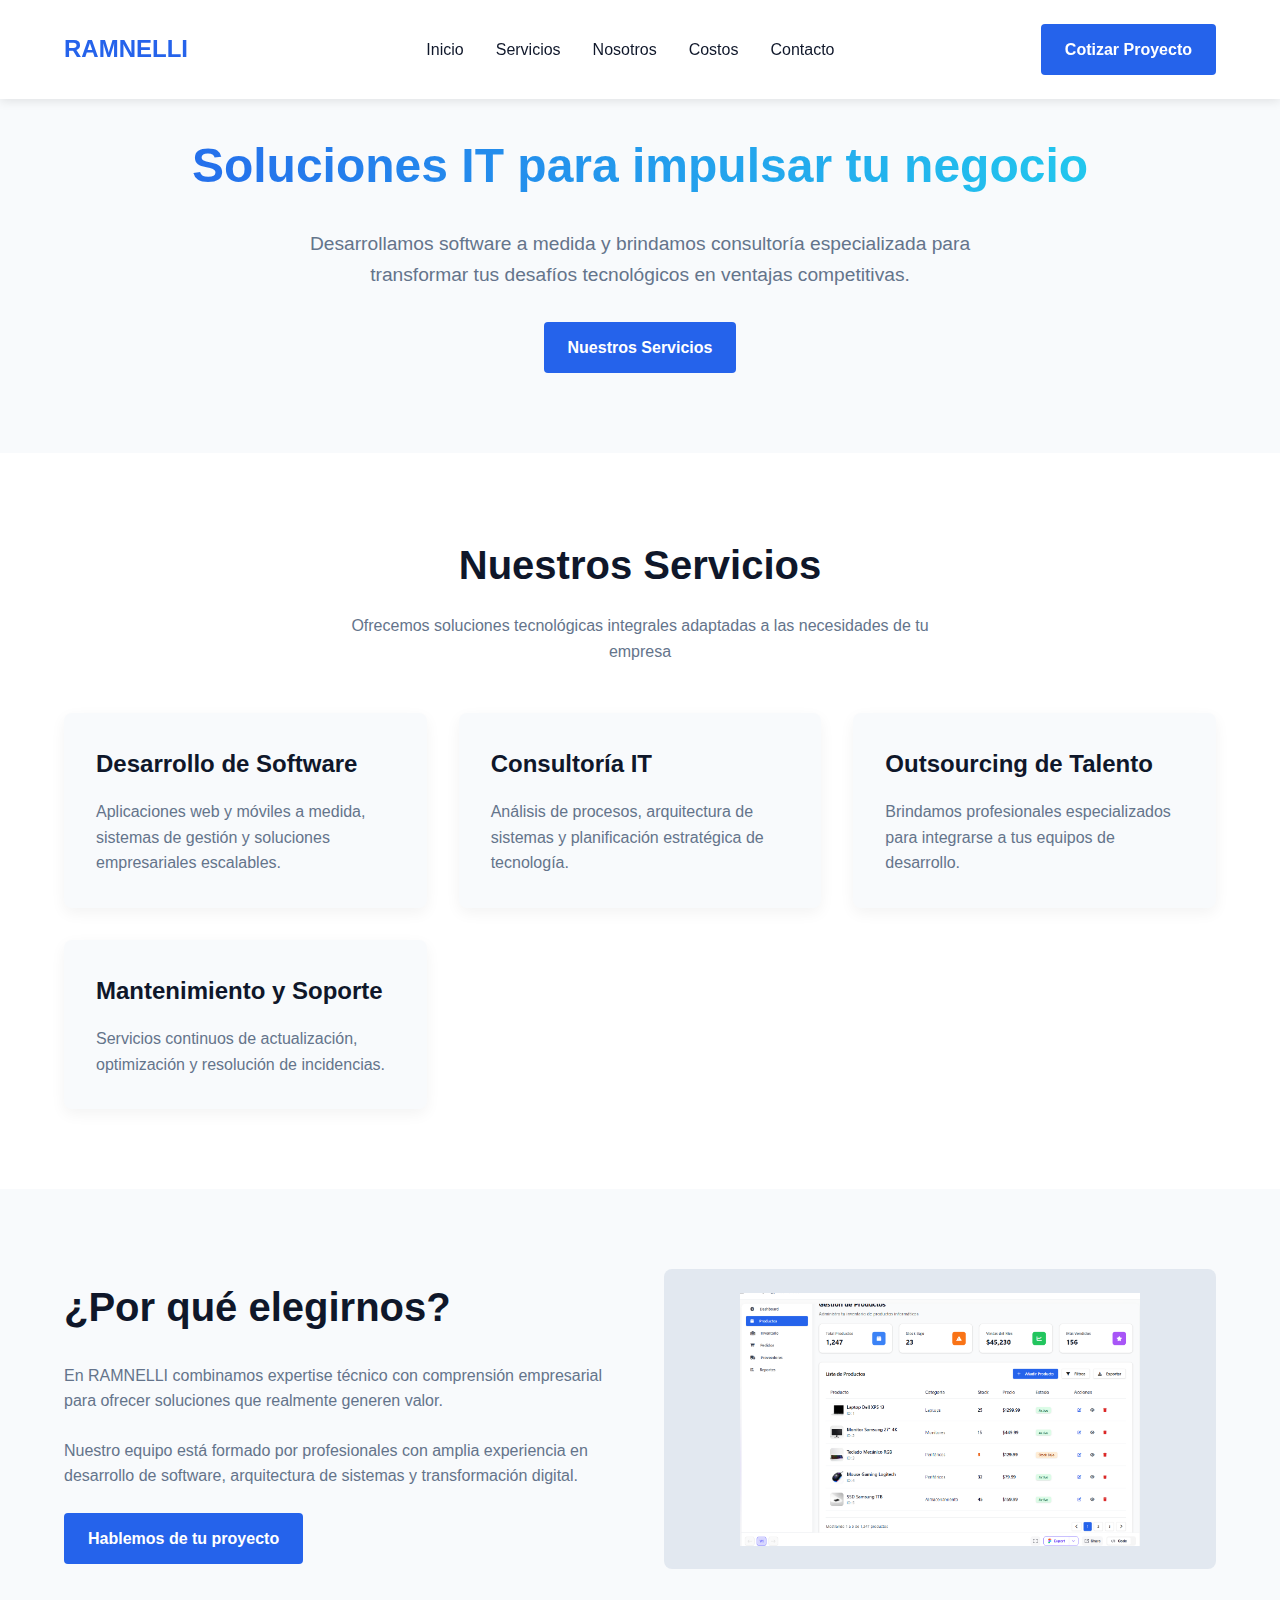
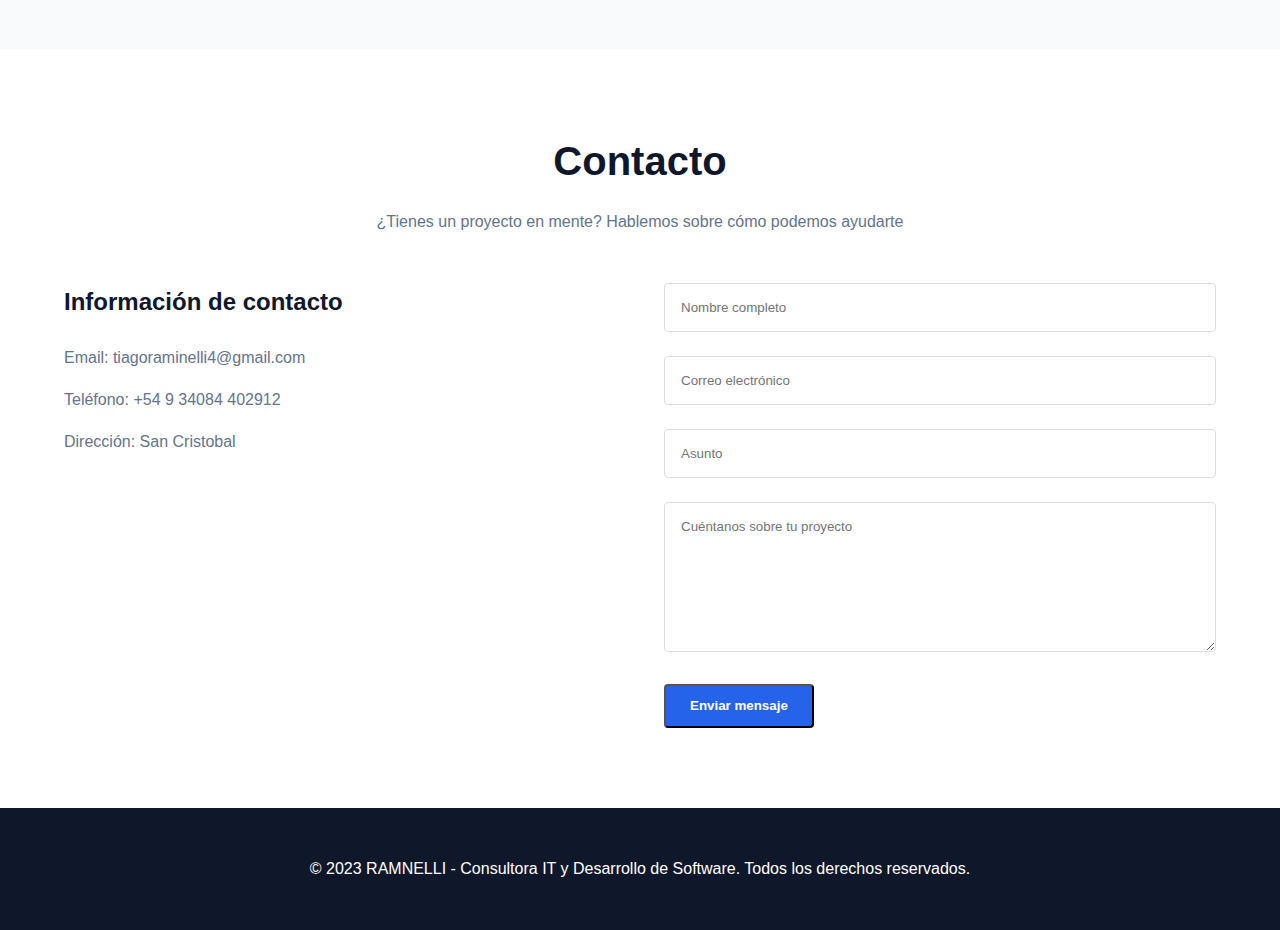
<file: index.html>
<!DOCTYPE html>
<html lang="es">
<head>
    <meta charset="UTF-8">
    <meta name="viewport" content="width=device-width, initial-scale=1.0">
    <title>RAMNELLI - Consultora IT y Desarrollo de Software</title>
    <link rel="stylesheet" href="src/public/css/style.css">
</head>
<body>
    <header>
        <div class="container">
            <nav>
                <div class="logo">RAMNELLI</div>
                <ul class="nav-links">
                    <li><a href="#inicio">Inicio</a></li>
                    <li><a href="#servicios">Servicios</a></li>
                    <li><a href="#nosotros">Nosotros</a></li>
                    <li><a href="src/public/html/financiero.html">Costos</a></li>
                    <li><a href="#contacto">Contacto</a></li>
                </ul>
                <a href="#contacto" class="btn">Cotizar Proyecto</a>
            </nav>
        </div>
    </header>

    <section class="hero" id="inicio">
        <div class="container">
            <h1>Soluciones IT para impulsar tu negocio</h1>
            <p>Desarrollamos software a medida y brindamos consultoría especializada para transformar tus desafíos tecnológicos en ventajas competitivas.</p>
            <a href="#servicios" class="btn">Nuestros Servicios</a>
        </div>
    </section>

    <section class="services" id="servicios">
        <div class="container">
            <div class="section-title">
                <h2>Nuestros Servicios</h2>
                <p>Ofrecemos soluciones tecnológicas integrales adaptadas a las necesidades de tu empresa</p>
            </div>
            <div class="services-grid">
                <div class="service-card">
                    <h3>Desarrollo de Software</h3>
                    <p>Aplicaciones web y móviles a medida, sistemas de gestión y soluciones empresariales escalables.</p>
                </div>
                <div class="service-card">
                    <h3>Consultoría IT</h3>
                    <p>Análisis de procesos, arquitectura de sistemas y planificación estratégica de tecnología.</p>
                </div>
                <div class="service-card">
                    <h3>Outsourcing de Talento</h3>
                    <p>Brindamos profesionales especializados para integrarse a tus equipos de desarrollo.</p>
                </div>
                <div class="service-card">
                    <h3>Mantenimiento y Soporte</h3>
                    <p>Servicios continuos de actualización, optimización y resolución de incidencias.</p>
                </div>
            </div>
        </div>

        
    </section>

    <section class="about" id="nosotros">
        <div class="container">
            <div class="about-content">
                <div class="about-text">
                    <h2>¿Por qué elegirnos?</h2>
                    <p>En RAMNELLI combinamos expertise técnico con comprensión empresarial para ofrecer soluciones que realmente generen valor.</p>
                    <p>Nuestro equipo está formado por profesionales con amplia experiencia en desarrollo de software, arquitectura de sistemas y transformación digital.</p>
                    <a href="#contact" class="btn">Hablemos de tu proyecto</a>
                </div>
                <div class="about-image">
                    <!-- Aquí iría una imagen ilustrativa -->
                    <div style="background-color: #e2e8f0; height: 300px; border-radius: 8px; display: flex; align-items: center; justify-content: center; color: var(--gray);">
                        <img style="max-width: 400px;" src="src/public/img/ejemplo.png" alt="Imagen de un producto">
                    </div>
                </div>
            </div>
        </div>
    </section>

    

    <section class="contact" id="contacto">
        <div class="container">
            <div class="section-title">
                <h2>Contacto</h2>
                <p>¿Tienes un proyecto en mente? Hablemos sobre cómo podemos ayudarte</p>
            </div>
            <div class="contact-grid">
                <div class="contact-info">
                    <h3>Información de contacto</h3>
                    <p>Email: tiagoraminelli4@gmail.com</p>
                    <p>Teléfono: +54 9 34084 402912</p>
                    <p>Dirección: San Cristobal</p>
                </div>
                <div class="contact-form">
                    <form id="contacto">
                        <input type="text" placeholder="Nombre completo" required>
                        <input type="email" placeholder="Correo electrónico" required>
                        <input type="text" placeholder="Asunto" required>
                        <textarea placeholder="Cuéntanos sobre tu proyecto" required></textarea>
                        <button type="submit" class="btn">Enviar mensaje</button>
                    </form>
                </div>
            </div>
        </div>
    </section>
    

    <footer>
        <div class="container">
            <p>&copy; 2023 RAMNELLI - Consultora IT y Desarrollo de Software. Todos los derechos reservados.</p>
        </div>
    </footer>
</body>
</html>
</file>
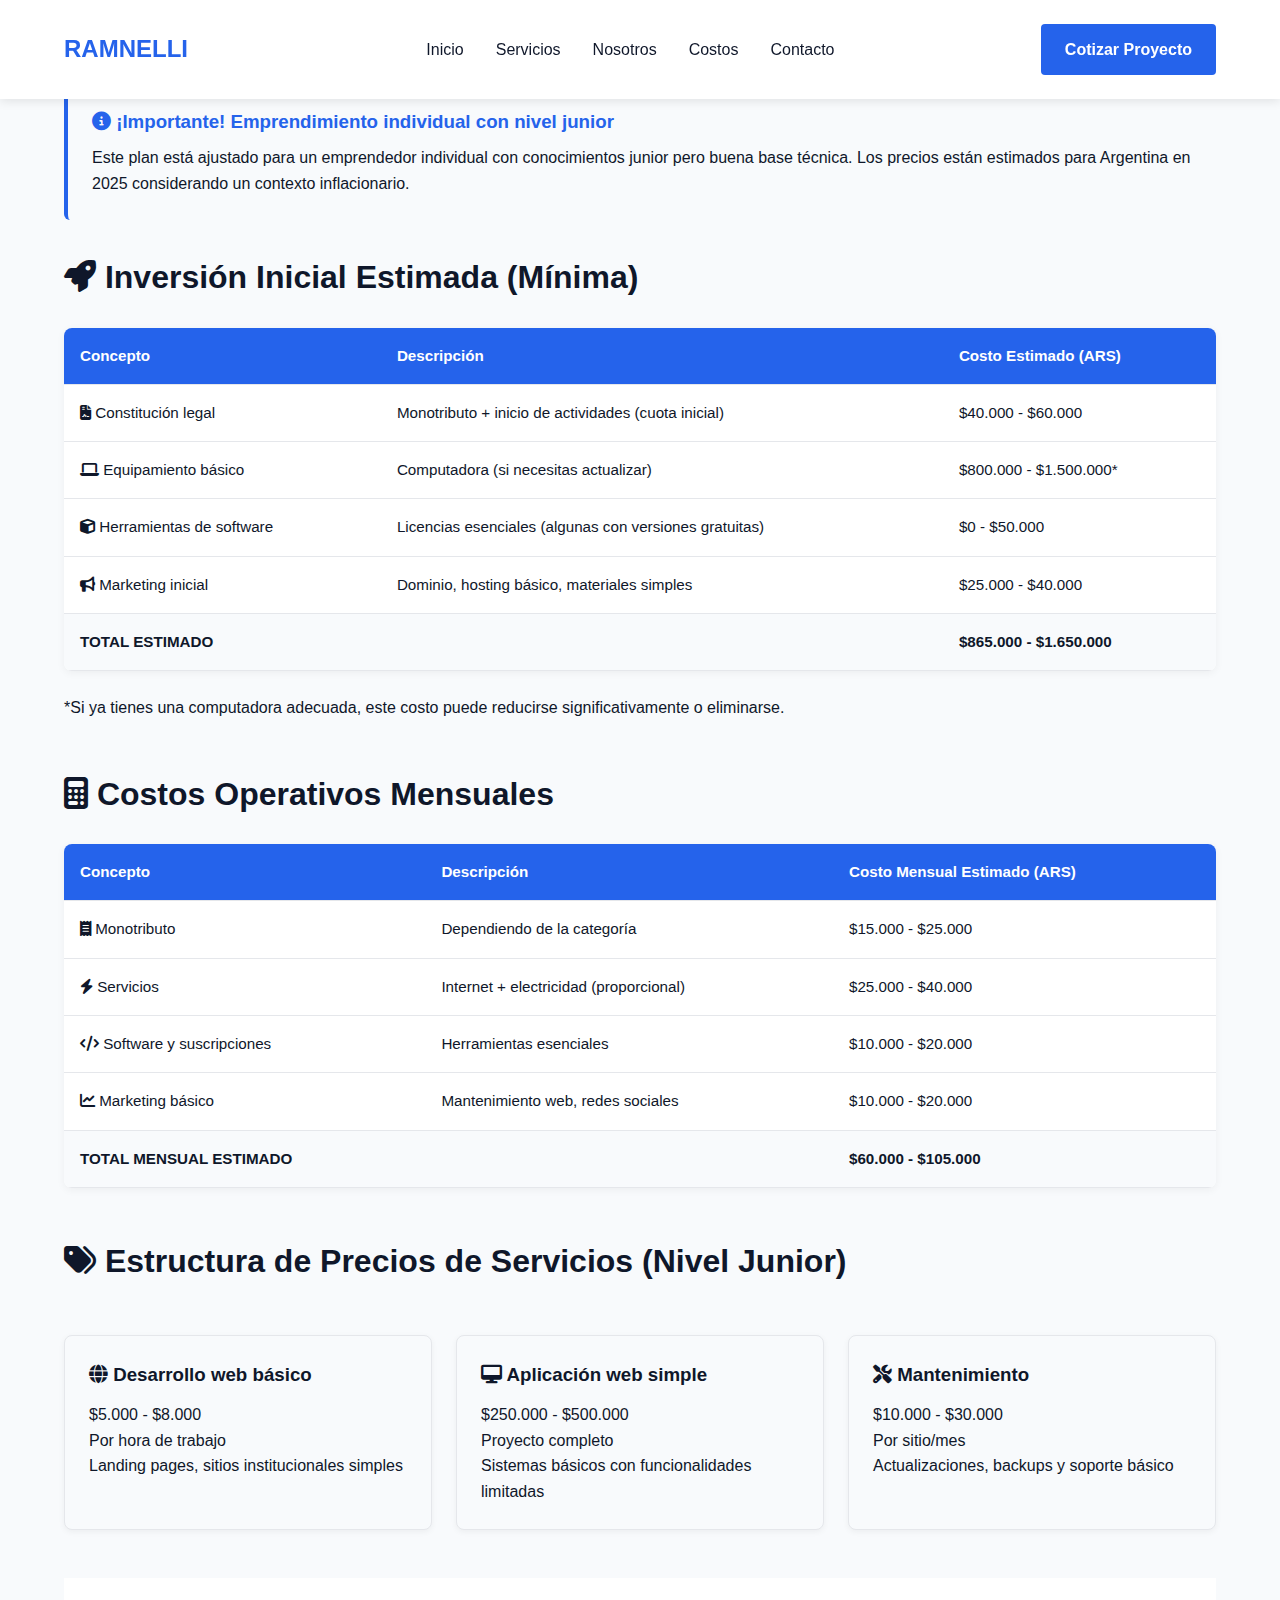
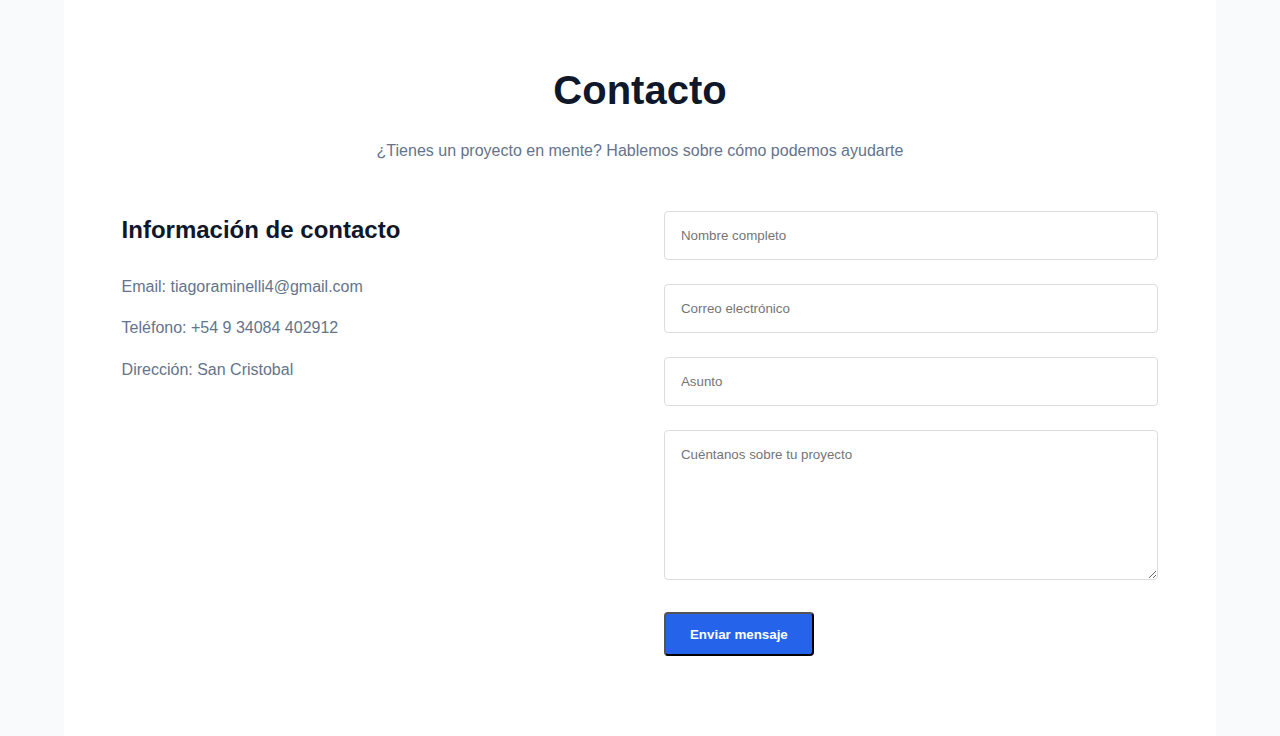
<file: src/public/html/financiero.html>
<!DOCTYPE html>
<html lang="es">
<head>
    <meta charset="UTF-8">
    <meta name="viewport" content="width=device-width, initial-scale=1.0">
    <title>NexusTech - Consultora IT y Desarrollo de Software</title>
    <link rel="stylesheet" href="https://cdnjs.cloudflare.com/ajax/libs/font-awesome/6.4.0/css/all.min.css">
    <link rel="stylesheet" href="../css/style.css">

</head>
<body>
    <header>
        <div class="container">
            <nav>
                <div class="logo">RAMNELLI</div>
                <ul class="nav-links">
                    <li><a href="../../../index.html">Inicio</a></li>
                    <li><a href="../../../index.html#servicios">Servicios</a></li>
                    <li><a href="../../../index.html#nosotros">Nosotros</a></li>
                    <li><a href="financiero.html">Costos</a></li>
                    <li><a href="../../../index.html#contacto">Contacto</a></li>
                </ul>
                <a href="#contacto" class="btn">Cotizar Proyecto</a>
            </nav>
        </div>
    </header>
    <div class="container">
    
        
        <h1>Plan Financiero para Consultora IT Individual - Argentina 2025</h1>
        
        <div class="note">
            <h3><i class="fas fa-info-circle"></i> ¡Importante! Emprendimiento individual con nivel junior</h3>
            <p>Este plan está ajustado para un emprendedor individual con conocimientos junior pero buena base técnica. Los precios están estimados para Argentina en 2025 considerando un contexto inflacionario.</p>
        </div>
        
        <div class="section">
            <h2><i class="fas fa-rocket"></i> Inversión Inicial Estimada (Mínima)</h2>
            <table>
                <thead>
                    <tr>
                        <th>Concepto</th>
                        <th>Descripción</th>
                        <th>Costo Estimado (ARS)</th>
                    </tr>
                </thead>
                <tbody>
                    <tr>
                        <td><i class="fas fa-file-contract"></i> Constitución legal</td>
                        <td>Monotributo + inicio de actividades (cuota inicial)</td>
                        <td>$40.000 - $60.000</td>
                    </tr>
                    <tr>
                        <td><i class="fas fa-laptop"></i> Equipamiento básico</td>
                        <td>Computadora (si necesitas actualizar)</td>
                        <td>$800.000 - $1.500.000*</td>
                    </tr>
                    <tr>
                        <td><i class="fas fa-cube"></i> Herramientas de software</td>
                        <td>Licencias esenciales (algunas con versiones gratuitas)</td>
                        <td>$0 - $50.000</td>
                    </tr>
                    <tr>
                        <td><i class="fas fa-bullhorn"></i> Marketing inicial</td>
                        <td>Dominio, hosting básico, materiales simples</td>
                        <td>$25.000 - $40.000</td>
                    </tr>
                    <tr class="highlight">
                        <td><strong>TOTAL ESTIMADO</strong></td>
                        <td></td>
                        <td><strong>$865.000 - $1.650.000</strong></td>
                    </tr>
                </tbody>
            </table>
            <p>*Si ya tienes una computadora adecuada, este costo puede reducirse significativamente o eliminarse.</p>
        </div>
        
        <div class="section">
            <h2><i class="fas fa-calculator"></i> Costos Operativos Mensuales</h2>
            <table>
                <thead>
                    <tr>
                        <th>Concepto</th>
                        <th>Descripción</th>
                        <th>Costo Mensual Estimado (ARS)</th>
                    </tr>
                </thead>
                <tbody>
                    <tr>
                        <td><i class="fas fa-receipt"></i> Monotributo</td>
                        <td>Dependiendo de la categoría</td>
                        <td>$15.000 - $25.000</td>
                    </tr>
                    <tr>
                        <td><i class="fas fa-bolt"></i> Servicios</td>
                        <td>Internet + electricidad (proporcional)</td>
                        <td>$25.000 - $40.000</td>
                    </tr>
                    <tr>
                        <td><i class="fas fa-code"></i> Software y suscripciones</td>
                        <td>Herramientas esenciales</td>
                        <td>$10.000 - $20.000</td>
                    </tr>
                    <tr>
                        <td><i class="fas fa-chart-line"></i> Marketing básico</td>
                        <td>Mantenimiento web, redes sociales</td>
                        <td>$10.000 - $20.000</td>
                    </tr>
                    <tr class="highlight">
                        <td><strong>TOTAL MENSUAL ESTIMADO</strong></td>
                        <td></td>
                        <td><strong>$60.000 - $105.000</strong></td>
                    </tr>
                </tbody>
            </table>
        </div>
        
        <div class="section">
            <h2><i class="fas fa-tags"></i> Estructura de Precios de Servicios (Nivel Junior)</h2>
            <div class="pricing-cards">
                <div class="pricing-card">
                    <h3><i class="fas fa-globe"></i> Desarrollo web básico</h3>
                    <div class="price">$5.000 - $8.000</div>
                    <div class="price-desc">Por hora de trabajo</div>
                    <p>Landing pages, sitios institucionales simples</p>
                </div>
                
                <div class="pricing-card">
                    <h3><i class="fas fa-desktop"></i> Aplicación web simple</h3>
                    <div class="price">$250.000 - $500.000</div>
                    <div class="price-desc">Proyecto completo</div>
                    <p>Sistemas básicos con funcionalidades limitadas</p>
                </div>
                
                <div class="pricing-card">
                    <h3><i class="fas fa-tools"></i> Mantenimiento</h3>
                    <div class="price">$10.000 - $30.000</div>
                    <div class="price-desc">Por sitio/mes</div>
                    <p>Actualizaciones, backups y soporte básico</p>
                </div>
            </div>
        </div>
            <section class="contact" id="contacto">
        <div class="container">
            <div class="section-title">
                <h2>Contacto</h2>
                <p>¿Tienes un proyecto en mente? Hablemos sobre cómo podemos ayudarte</p>
            </div>
            <div class="contact-grid">
                <div class="contact-info">
                    <h3>Información de contacto</h3>
                    <p>Email: tiagoraminelli4@gmail.com</p>
                    <p>Teléfono: +54 9 34084 402912</p>
                    <p>Dirección: San Cristobal</p>
                </div>
                <div class="contact-form">
                    <form id="contacto">
                        <input type="text" placeholder="Nombre completo" required>
                        <input type="email" placeholder="Correo electrónico" required>
                        <input type="text" placeholder="Asunto" required>
                        <textarea placeholder="Cuéntanos sobre tu proyecto" required></textarea>
                        <button type="submit" class="btn">Enviar mensaje</button>
                    </form>
                </div>
            </div>
        </div>
    </section>
    </div>
</body>
</html>
</file>
<file: src/public/css/style.css>
:root {
            --primary: #2563eb;
            --secondary: #0f172a;
            --accent: #22d3ee;
            --light: #f8fafc;
            --gray: #64748b;
        }
        
        * {
            margin: 0;
            padding: 0;
            box-sizing: border-box;
            font-family: 'Segoe UI', Tahoma, Geneva, Verdana, sans-serif;
        }
        
        body {
            color: var(--secondary);
            line-height: 1.6;
            background-color: var(--light);
        }
        
        .container {
            width: 90%;
            max-width: 1200px;
            margin: 0 auto;
        }
        
        /* Header */
        header {
            background-color: white;
            box-shadow: 0 2px 10px rgba(0, 0, 0, 0.1);
            position: fixed;
            width: 100%;
            top: 0;
            z-index: 100;
        }
        
        nav {
            display: flex;
            justify-content: space-between;
            align-items: center;
            padding: 1.5rem 0;
        }
        
        .logo {
            font-size: 1.5rem;
            font-weight: 700;
            color: var(--primary);
        }
        
        .nav-links {
            display: flex;
            list-style: none;
        }
        
        .nav-links li {
            margin-left: 2rem;
        }
        
        .nav-links a {
            text-decoration: none;
            color: var(--secondary);
            font-weight: 500;
            transition: color 0.3s;
        }
        
        .nav-links a:hover {
            color: var(--primary);
        }
        
        .btn {
            display: inline-block;
            background-color: var(--primary);
            color: white;
            padding: 0.8rem 1.5rem;
            border-radius: 4px;
            text-decoration: none;
            font-weight: 600;
            transition: background-color 0.3s;
        }
        
        .btn:hover {
            background-color: #1d4ed8;
        }
        
        /* Hero Section */
        .hero {
            padding: 8rem 0 5rem;
            text-align: center;
        }
        
        .hero h1 {
            font-size: 3rem;
            margin-bottom: 1.5rem;
            background: linear-gradient(90deg, var(--primary), var(--accent));
            -webkit-background-clip: text;
            background-clip: text;
            color: transparent;
        }
        
        .hero p {
            font-size: 1.2rem;
            color: var(--gray);
            max-width: 700px;
            margin: 0 auto 2rem;
        }
        
        /* Services */
        .services {
            padding: 5rem 0;
            background-color: white;
        }
        
        .section-title {
            text-align: center;
            margin-bottom: 3rem;
        }
        
        .section-title h2 {
            font-size: 2.5rem;
            margin-bottom: 1rem;
            color: var(--secondary);
        }
        
        .section-title p {
            color: var(--gray);
            max-width: 600px;
            margin: 0 auto;
        }
        
        .services-grid {
            display: grid;
            grid-template-columns: repeat(auto-fit, minmax(300px, 1fr));
            gap: 2rem;
        }
        
        .service-card {
            background-color: var(--light);
            border-radius: 8px;
            padding: 2rem;
            box-shadow: 0 5px 15px rgba(0, 0, 0, 0.05);
            transition: transform 0.3s;
        }
        
        .service-card:hover {
            transform: translateY(-5px);
        }
        
        .service-card h3 {
            font-size: 1.5rem;
            margin-bottom: 1rem;
            color: var(--secondary);
        }
        
        .service-card p {
            color: var(--gray);
        }
        
        /* About */
        .about {
            padding: 5rem 0;
        }
        
        .about-content {
            display: grid;
            grid-template-columns: 1fr 1fr;
            gap: 3rem;
            align-items: center;
        }
        
        .about-text h2 {
            font-size: 2.5rem;
            margin-bottom: 1.5rem;
            color: var(--secondary);
        }
        
        .about-text p {
            margin-bottom: 1.5rem;
            color: var(--gray);
        }
        
        /* Contact */
        .contact {
            padding: 5rem 0;
            background-color: white;
        }
        
        .contact-grid {
            display: grid;
            grid-template-columns: 1fr 1fr;
            gap: 3rem;
        }
        
        .contact-info h3 {
            font-size: 1.5rem;
            margin-bottom: 1.5rem;
        }
        
        .contact-info p {
            margin-bottom: 1rem;
            color: var(--gray);
        }
        
        .contact-form input,
        .contact-form textarea {
            width: 100%;
            padding: 1rem;
            margin-bottom: 1.5rem;
            border: 1px solid #ddd;
            border-radius: 4px;
        }
        
        .contact-form textarea {
            min-height: 150px;
        }
        

        /* Bloque Financiero */
.section {
  margin-bottom: 3rem;
}

.section h2 {
  font-size: 2rem;
  margin-bottom: 1rem;
  color: var(--secondary);
}

.note {
  background-color: var(--light);
  border-left: 4px solid var(--primary);
  padding: 1.5rem;
  margin: 2rem 0;
  border-radius: 6px;
  color: var(--secondary);
}

.note h3 {
  margin-bottom: 0.5rem;
  color: var(--primary);
}

table {
  width: 100%;
  border-collapse: collapse;
  margin: 1.5rem 0;
  font-size: 0.95rem;
  background: white;
  border-radius: 8px;
  overflow: hidden;
  box-shadow: 0 2px 8px rgba(0,0,0,0.05);
}

table thead {
  background-color: var(--primary);
  color: white;
}

table th,
table td {
  padding: 1rem;
  text-align: left;
  border-bottom: 1px solid #e5e7eb;
}

tr.highlight {
  background-color: var(--light);
  color: var(--secondary);
  font-weight: bold;
}

.key-points {
  display: grid;
  grid-template-columns: repeat(auto-fit, minmax(250px, 1fr));
  gap: 1.5rem;
  margin: 3rem 0;
}

.point-card {
  background-color: var(--light);
  border: 1px solid #e5e7eb;
  padding: 1.5rem;
  border-radius: 8px;
  box-shadow: 0 2px 6px rgba(0,0,0,0.05);
}

.point-card h3 {
  margin-bottom: 0.75rem;
  color: var(--gray);
}

.conclusion {
  background-color: white;
  border-radius: 8px;
  padding: 2rem;
  margin-top: 3rem;
  box-shadow: 0 2px 8px rgba(0,0,0,0.05);
}

.conclusion h2 {
  margin-bottom: 1rem;
  color: var(--secondary);
}

.pricing-cards{
  display: grid;
  grid-template-columns: repeat(auto-fit, minmax(250px, 1fr));
  gap: 1.5rem;
  margin: 3rem 0;
}
.pricing-card{
  background-color: var(--light);
  border: 1px solid #e5e7eb;
  padding: 1.5rem;
  border-radius: 8px;
  box-shadow: 0 2px 6px rgba(0,0,0,0.05);
}
.pricing-card h3{
  margin-bottom: 0.75rem;
  color: var(--secondary);
}

        /* Footer */
        footer {
            background-color: var(--secondary);
            color: white;
            padding: 3rem 0;
            text-align: center;
        }
        
        @media (max-width: 768px) {
            .about-content,
            .contact-grid {
                grid-template-columns: 1fr;
            }
            
            .hero h1 {
                font-size: 2.5rem;
            }
            
            .nav-links {
                display: none;
            }
        }
</file>
